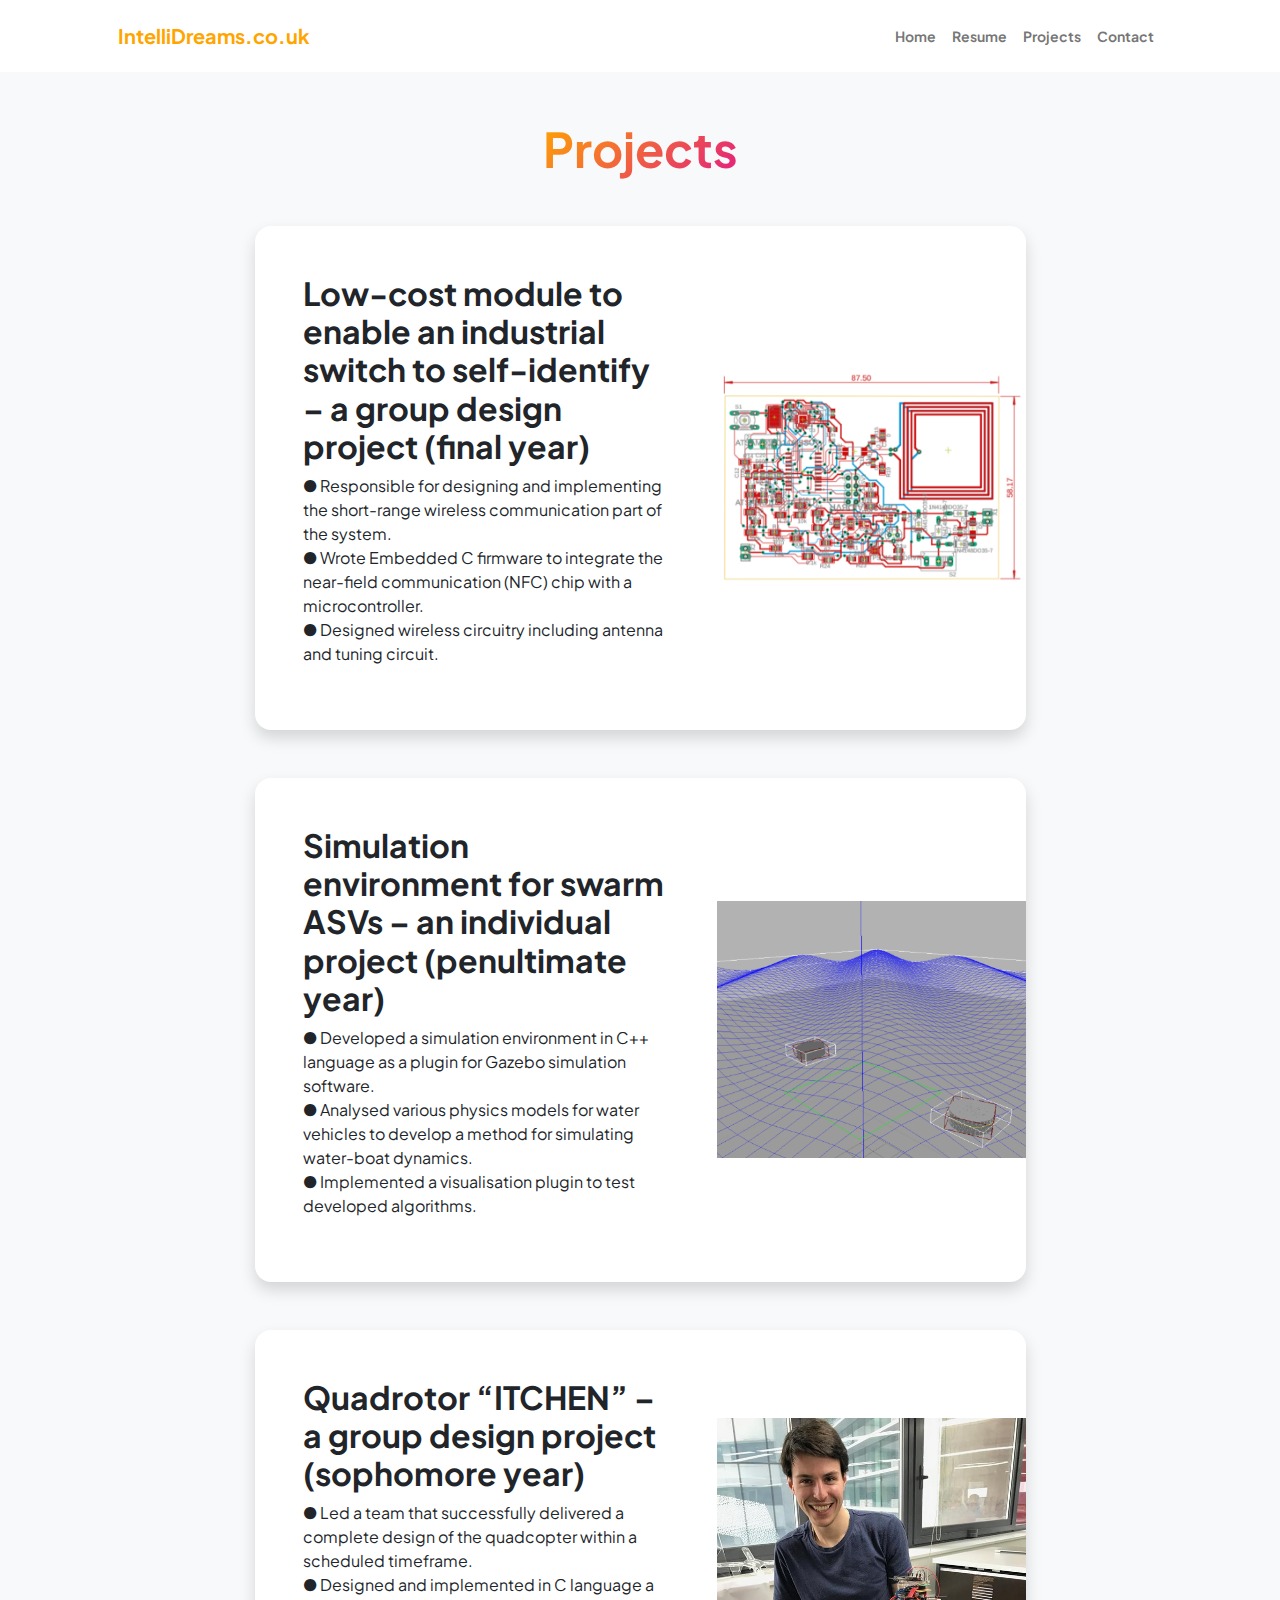
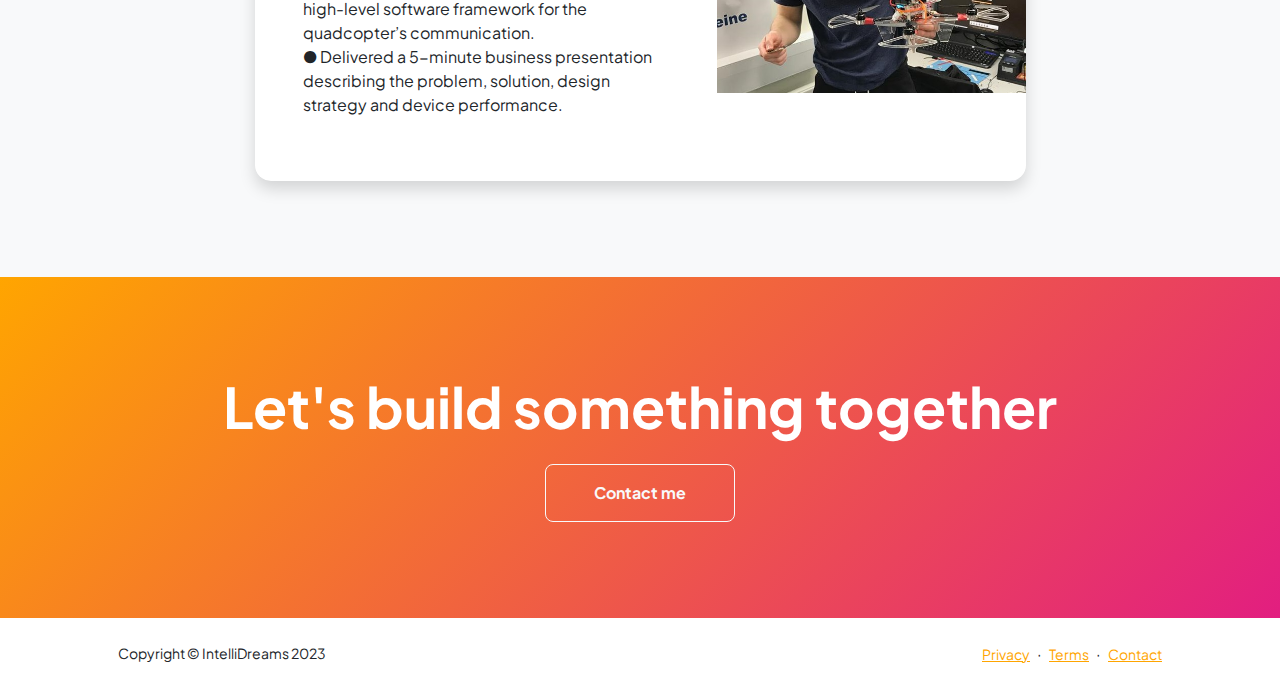
<file: projects.html>
<!DOCTYPE html>
<html lang="en">
    <head>
        <meta charset="utf-8" />
        <meta name="viewport" content="width=device-width, initial-scale=1, shrink-to-fit=no" />
        <meta name="description" content="" />
        <meta name="author" content="" />
        <title>IntelliDreams - Projects</title>
        <!-- Favicon-->
        <link rel="icon" type="image/x-icon" href="assets/favicon.ico" />
        <!-- Custom Google font-->
        <link rel="preconnect" href="https://fonts.googleapis.com" />
        <link rel="preconnect" href="https://fonts.gstatic.com" crossorigin />
        <link href="https://fonts.googleapis.com/css2?family=Plus+Jakarta+Sans:wght@100;200;300;400;500;600;700;800;900&amp;display=swap" rel="stylesheet" />
        <!-- Bootstrap icons-->
        <link href="https://cdn.jsdelivr.net/npm/bootstrap-icons@1.8.1/font/bootstrap-icons.css" rel="stylesheet" />
        <!-- Core theme CSS (includes Bootstrap)-->
        <link href="css/styles.css" rel="stylesheet" />
    </head>
    <body class="d-flex flex-column h-100 bg-light">
        <main class="flex-shrink-0">
            <!-- Navigation-->
            <nav class="navbar navbar-expand-lg navbar-light bg-white py-3">
                <div class="container px-5">
                    <a class="navbar-brand" href="index.html"><span class="fw-bolder text-primary">IntelliDreams.co.uk</span></a>
                    <button class="navbar-toggler" type="button" data-bs-toggle="collapse" data-bs-target="#navbarSupportedContent" aria-controls="navbarSupportedContent" aria-expanded="false" aria-label="Toggle navigation"><span class="navbar-toggler-icon"></span></button>
                    <div class="collapse navbar-collapse" id="navbarSupportedContent">
                        <ul class="navbar-nav ms-auto mb-2 mb-lg-0 small fw-bolder">
                            <li class="nav-item"><a class="nav-link" href="index.html">Home</a></li>
                            <li class="nav-item"><a class="nav-link" href="resume.html">Resume</a></li>
                            <li class="nav-item"><a class="nav-link" href="projects.html">Projects</a></li>
                            <li class="nav-item"><a class="nav-link" href="contact.html">Contact</a></li>
                        </ul>
                    </div>
                </div>
            </nav>
            <!-- Projects Section-->
            <section class="py-5">
                <div class="container px-5 mb-5">
                    <div class="text-center mb-5">
                        <h1 class="display-5 fw-bolder mb-0"><span class="text-gradient d-inline">Projects</span></h1>
                    </div>
                    <div class="row gx-5 justify-content-center">
                        <div class="col-lg-11 col-xl-9 col-xxl-8">
                            <!-- Project Card 1-->
                            <div class="card overflow-hidden shadow rounded-4 border-0 mb-5">
                                <div class="card-body p-0">
                                    <div class="d-flex align-items-center">
                                        <div class="p-5">
                                            <h2 class="fw-bolder">Low-cost module to enable an industrial switch to self-identify – a group design project (final year)</h2>
                                            <p>● Responsible for designing and implementing the short-range wireless communication part of the system.
											<br>● Wrote Embedded C firmware to integrate the near-field communication (NFC) chip with a microcontroller.
											<br>● Designed wireless circuitry including antenna and tuning circuit.</p>
                                        </div>
                                        <img class="img-fluid" src="assets/gdp.PNG" alt="..." />
                                    </div>
                                </div>
                            </div>
                            <!-- Project Card 2-->
                            <div class="card overflow-hidden shadow rounded-4 border-0 mb-5">
                                <div class="card-body p-0">
                                    <div class="d-flex align-items-center">
                                        <div class="p-5">
                                            <h2 class="fw-bolder">Simulation environment for swarm ASVs – an individual project (penultimate year)</h2>
                                            <p>● Developed a simulation environment in C++ language as a plugin for Gazebo simulation software.
											<br>● Analysed various physics models for water vehicles to develop a method for simulating water-boat dynamics.
											<br>● Implemented a visualisation plugin to test developed algorithms.</p>
                                        </div>
                                        <img class="img-fluid" src="assets/asv.png" alt="..." />
                                    </div>
                                </div>
                            </div>
							<!-- Project Card 3-->
                            <div class="card overflow-hidden shadow rounded-4 border-0">
                                <div class="card-body p-0">
                                    <div class="d-flex align-items-center">
                                        <div class="p-5">
                                            <h2 class="fw-bolder">Quadrotor “ITCHEN” – a group design project (sophomore year)</h2>
                                            <p>● Led a team that successfully delivered a complete design of the quadcopter within a scheduled timeframe.
											<br>● Designed and implemented in C language a high-level software framework for the quadcopter’s communication.
											<br>● Delivered a 5-minute business presentation describing the problem, solution, design strategy and device performance.</p>
                                        </div>
                                        <img class="img-fluid" src="assets/drone.jpg" alt="..." />
                                    </div>
                                </div>
                            </div>
                        </div>
                    </div>
                </div>
            </section>
            <!-- Call to action section-->
            <section class="py-5 bg-gradient-primary-to-secondary text-white">
                <div class="container px-5 my-5">
                    <div class="text-center">
                        <h2 class="display-4 fw-bolder mb-4">Let's build something together</h2>
                        <a class="btn btn-outline-light btn-lg px-5 py-3 fs-6 fw-bolder" href="contact.html">Contact me</a>
                    </div>
                </div>
            </section>
        </main>
        <!-- Footer-->
        <footer class="bg-white py-4 mt-auto">
            <div class="container px-5">
                <div class="row align-items-center justify-content-between flex-column flex-sm-row">
                    <div class="col-auto"><div class="small m-0">Copyright &copy; IntelliDreams 2023</div></div>
                    <div class="col-auto">
                        <a class="small" href="#!">Privacy</a>
                        <span class="mx-1">&middot;</span>
                        <a class="small" href="#!">Terms</a>
                        <span class="mx-1">&middot;</span>
                        <a class="small" href="#!">Contact</a>
                    </div>
                </div>
            </div>
        </footer>
        <!-- Bootstrap core JS-->
        <script src="https://cdn.jsdelivr.net/npm/bootstrap@5.2.3/dist/js/bootstrap.bundle.min.js"></script>
        <!-- Core theme JS-->
        
    </body>
</html>
</file>
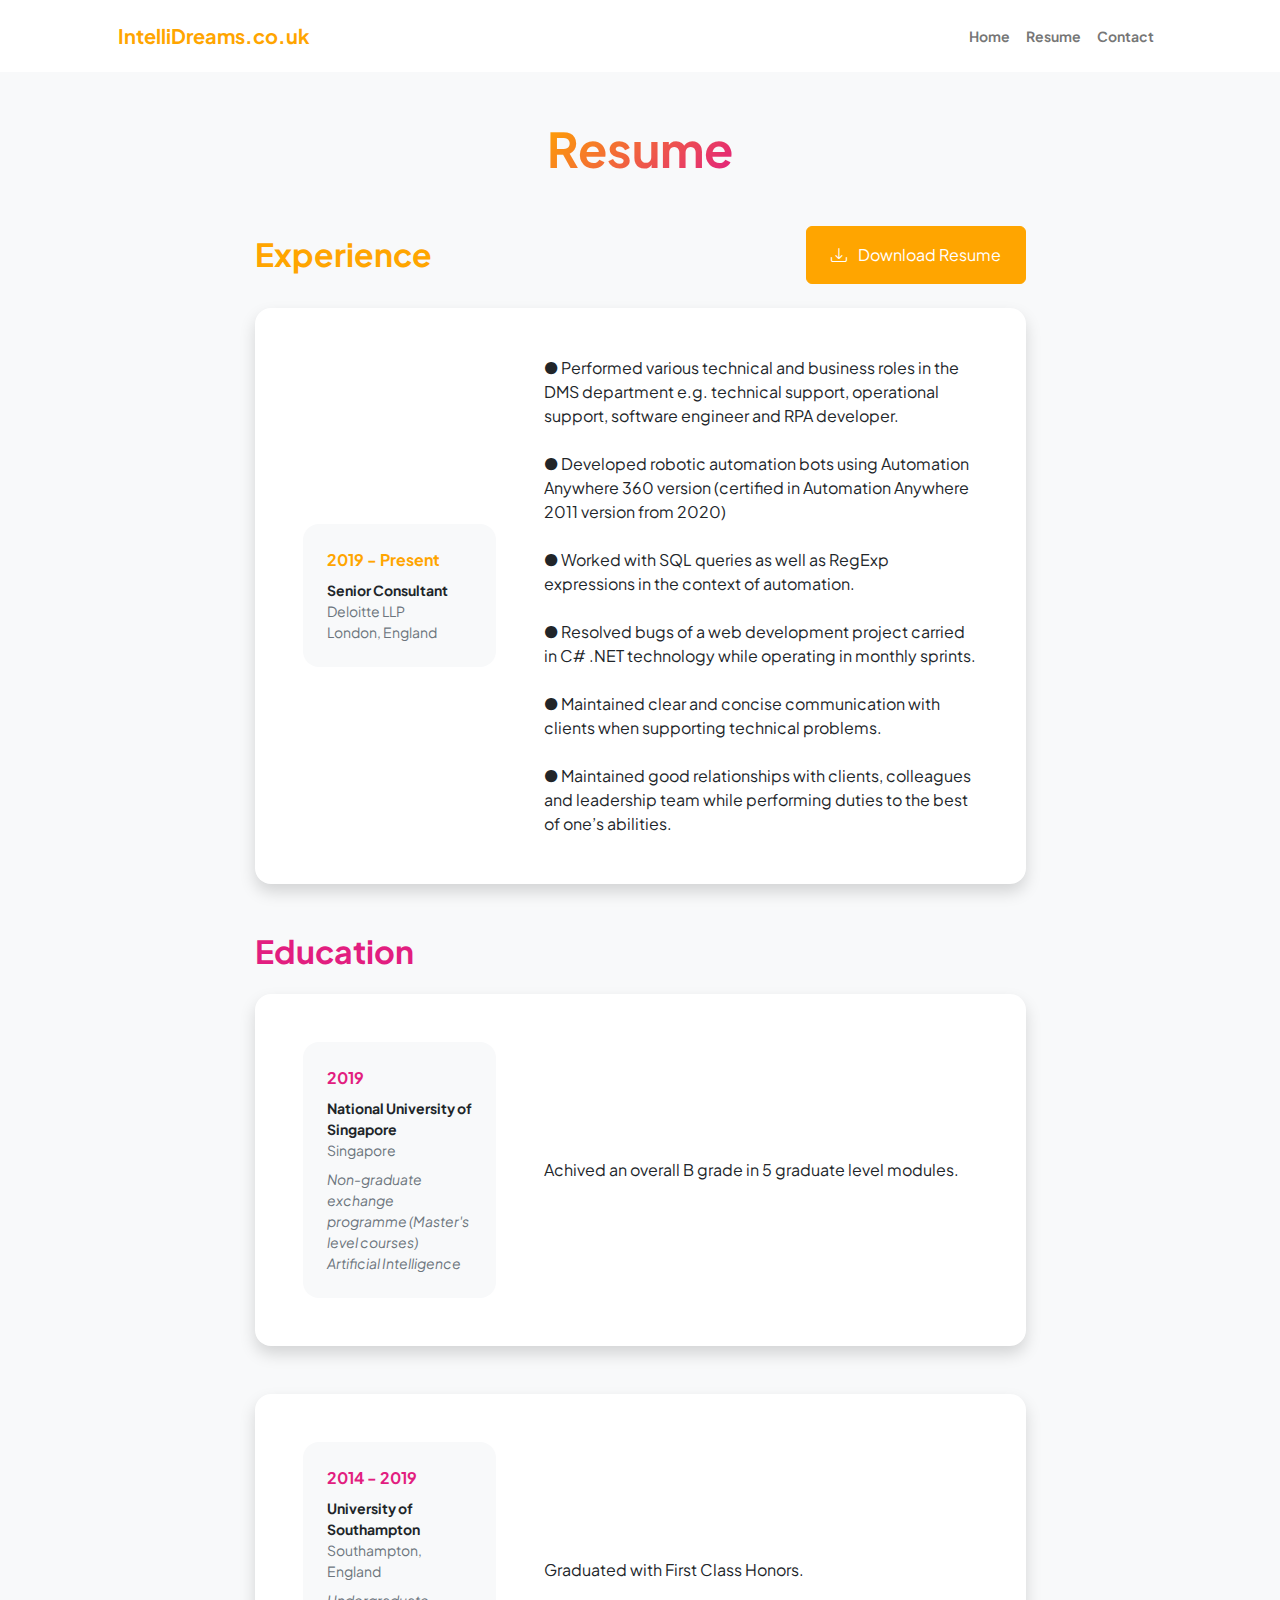
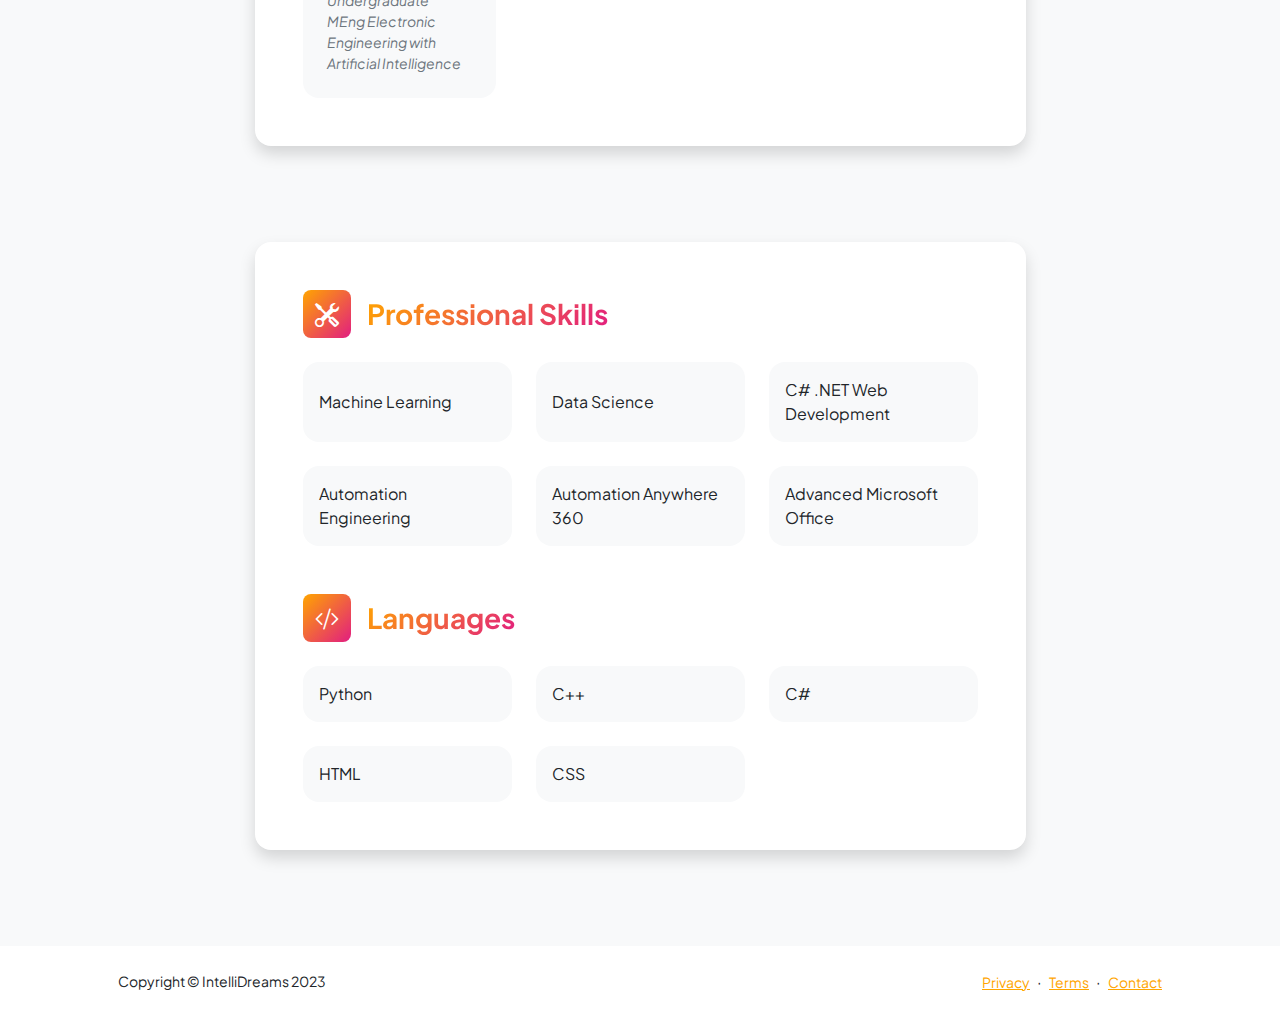
<file: resume.html>
<!DOCTYPE html>
<html lang="en">
    <head>
        <meta charset="utf-8" />
        <meta name="viewport" content="width=device-width, initial-scale=1, shrink-to-fit=no" />
        <meta name="description" content="" />
        <meta name="author" content="" />
        <title>IntelliDreams - Resume</title>
        <!-- Favicon-->
        <link rel="icon" type="image/x-icon" href="assets/favicon.ico" />
        <!-- Custom Google font-->
        <link rel="preconnect" href="https://fonts.googleapis.com" />
        <link rel="preconnect" href="https://fonts.gstatic.com" crossorigin />
        <link href="https://fonts.googleapis.com/css2?family=Plus+Jakarta+Sans:wght@100;200;300;400;500;600;700;800;900&amp;display=swap" rel="stylesheet" />
        <!-- Bootstrap icons-->
        <link href="https://cdn.jsdelivr.net/npm/bootstrap-icons@1.8.1/font/bootstrap-icons.css" rel="stylesheet" />
        <!-- Core theme CSS (includes Bootstrap)-->
        <link href="css/styles.css" rel="stylesheet" />
    </head>
    <body class="d-flex flex-column h-100 bg-light">
        <main class="flex-shrink-0">
            <!-- Navigation-->
            <nav class="navbar navbar-expand-lg navbar-light bg-white py-3">
                <div class="container px-5">
                    <a class="navbar-brand" href="index.html"><span class="fw-bolder text-primary">IntelliDreams.co.uk</span></a>
                    <button class="navbar-toggler" type="button" data-bs-toggle="collapse" data-bs-target="#navbarSupportedContent" aria-controls="navbarSupportedContent" aria-expanded="false" aria-label="Toggle navigation"><span class="navbar-toggler-icon"></span></button>
                    <div class="collapse navbar-collapse" id="navbarSupportedContent">
                        <ul class="navbar-nav ms-auto mb-2 mb-lg-0 small fw-bolder">
                            <li class="nav-item"><a class="nav-link" href="index.html">Home</a></li>
                            <li class="nav-item"><a class="nav-link" href="resume.html">Resume</a></li>
                            <!--<li class="nav-item"><a class="nav-link" href="projects.html">Projects</a></li>-->
                            <li class="nav-item"><a class="nav-link" href="contact.html">Contact</a></li>
                        </ul>
                    </div>
                </div>
            </nav>
            <!-- Page Content-->
            <div class="container px-5 my-5">
                <div class="text-center mb-5">
                    <h1 class="display-5 fw-bolder mb-0"><span class="text-gradient d-inline">Resume</span></h1>
                </div>
                <div class="row gx-5 justify-content-center">
                    <div class="col-lg-11 col-xl-9 col-xxl-8">
                        <!-- Experience Section-->
                        <section>
                            <div class="d-flex align-items-center justify-content-between mb-4">
                                <h2 class="text-primary fw-bolder mb-0">Experience</h2>
                                <!-- Download resume button-->
                                <!-- Note: Set the link href target to a PDF file within your project-->
                                <a class="btn btn-primary px-4 py-3" href="https://github.com/pawelkostek1/uk/blob/main/assets/CV-Pawel-Szymon-Kostkowski-Automation-Updated%20-%201%20page.pdf">
                                    <div class="d-inline-block bi bi-download me-2"></div>
                                    Download Resume
                                </a>
                            </div>
                            <!-- Experience Card 1-->
                            <div class="card shadow border-0 rounded-4 mb-5">
                                <div class="card-body p-5">
                                    <div class="row align-items-center gx-5">
                                        <div class="col text-center text-lg-start mb-4 mb-lg-0">
                                            <div class="bg-light p-4 rounded-4">
                                                <div class="text-primary fw-bolder mb-2">2019 - Present</div>
                                                <div class="small fw-bolder">Senior Consultant</div>
                                                <div class="small text-muted">Deloitte LLP</div>
                                                <div class="small text-muted">London, England</div>
                                            </div>
                                        </div>
                                        <div class="col-lg-8"><div>
										● Performed various technical and business roles in the DMS department e.g. technical support, operational support,
											software engineer and RPA developer.
										<br><br>● Developed robotic automation bots using Automation Anywhere 360 version (certified in Automation Anywhere 2011
											version from 2020)
										<br><br>● Worked with SQL queries as well as RegExp expressions in the context of automation.
										<br><br>● Resolved bugs of a web development project carried in C# .NET technology while operating in monthly sprints.
										<br><br>● Maintained clear and concise communication with clients when supporting technical problems.
										<br><br>● Maintained good relationships with clients, colleagues and leadership team while performing duties to the best of
											one’s abilities.</div></div>
                                    </div>
                                </div>
                            </div>
                            <!-- Experience Card 2-->
							<!--
                            <div class="card shadow border-0 rounded-4 mb-5">
                                <div class="card-body p-5">
                                    <div class="row align-items-center gx-5">
                                        <div class="col text-center text-lg-start mb-4 mb-lg-0">
                                            <div class="bg-light p-4 rounded-4">
                                                <div class="text-primary fw-bolder mb-2">2017 - 2019</div>
                                                <div class="small fw-bolder">SEM Specialist</div>
                                                <div class="small text-muted">Wayne Enterprises</div>
                                                <div class="small text-muted">Gotham City, NY</div>
                                            </div>
                                        </div>
                                        <div class="col-lg-8"><div>Lorem ipsum dolor sit amet consectetur adipisicing elit. Delectus laudantium, voluptatem quis repellendus eaque sit animi illo ipsam amet officiis corporis sed aliquam non voluptate corrupti excepturi maxime porro fuga.</div></div>
                                    </div>
                                </div>
                            </div>
							-->
                        </section>
                        <!-- Education Section-->
                        <section>
                            <h2 class="text-secondary fw-bolder mb-4">Education</h2>
                            <!-- Education Card 1-->
                            <div class="card shadow border-0 rounded-4 mb-5">
                                <div class="card-body p-5">
                                    <div class="row align-items-center gx-5">
                                        <div class="col text-center text-lg-start mb-4 mb-lg-0">
                                            <div class="bg-light p-4 rounded-4">
                                                <div class="text-secondary fw-bolder mb-2">2019</div>
                                                <div class="mb-2">
                                                    <div class="small fw-bolder">National University of Singapore</div>
                                                    <div class="small text-muted">Singapore</div>
                                                </div>
                                                <div class="fst-italic">
                                                    <div class="small text-muted">Non-graduate exchange programme (Master's level courses)</div>
                                                    <div class="small text-muted">Artificial Intelligence</div>
                                                </div>
                                            </div>
                                        </div>
                                        <div class="col-lg-8"><div>Achived an overall B grade in 5 graduate level modules.</div></div>
                                    </div>
                                </div>
                            </div>
                            <!-- Education Card 2-->
                            <div class="card shadow border-0 rounded-4 mb-5">
                                <div class="card-body p-5">
                                    <div class="row align-items-center gx-5">
                                        <div class="col text-center text-lg-start mb-4 mb-lg-0">
                                            <div class="bg-light p-4 rounded-4">
                                                <div class="text-secondary fw-bolder mb-2">2014 - 2019</div>
                                                <div class="mb-2">
                                                    <div class="small fw-bolder">University of Southampton</div>
                                                    <div class="small text-muted">Southampton, England</div>
                                                </div>
                                                <div class="fst-italic">
                                                    <div class="small text-muted">Undergraduate</div>
                                                    <div class="small text-muted">MEng Electronic Engineering with Artificial Intelligence</div>
                                                </div>
                                            </div>
                                        </div>
                                        <div class="col-lg-8"><div>Graduated with First Class Honors.</div></div>
                                    </div>
                                </div>
                            </div>
                        </section>
                        <!-- Divider-->
                        <div class="pb-5"></div>
                        <!-- Skills Section-->
                        <section>
                            <!-- Skillset Card-->
                            <div class="card shadow border-0 rounded-4 mb-5">
                                <div class="card-body p-5">
                                    <!-- Professional skills list-->
                                    <div class="mb-5">
                                        <div class="d-flex align-items-center mb-4">
                                            <div class="feature bg-primary bg-gradient-primary-to-secondary text-white rounded-3 me-3"><i class="bi bi-tools"></i></div>
                                            <h3 class="fw-bolder mb-0"><span class="text-gradient d-inline">Professional Skills</span></h3>
                                        </div>
                                        <div class="row row-cols-1 row-cols-md-3 mb-4">
                                            <div class="col mb-4 mb-md-0"><div class="d-flex align-items-center bg-light rounded-4 p-3 h-100">Machine Learning</div></div>
                                            <div class="col mb-4 mb-md-0"><div class="d-flex align-items-center bg-light rounded-4 p-3 h-100">Data Science</div></div>
                                            <div class="col"><div class="d-flex align-items-center bg-light rounded-4 p-3 h-100">C# .NET Web Development</div></div>
                                        </div>
                                        <div class="row row-cols-1 row-cols-md-3">
                                            <div class="col mb-4 mb-md-0"><div class="d-flex align-items-center bg-light rounded-4 p-3 h-100">Automation Engineering</div></div>
                                            <div class="col mb-4 mb-md-0"><div class="d-flex align-items-center bg-light rounded-4 p-3 h-100">Automation Anywhere 360</div></div>
                                            <div class="col"><div class="d-flex align-items-center bg-light rounded-4 p-3 h-100">Advanced Microsoft Office</div></div>
                                        </div>
                                    </div>
                                    <!-- Languages list-->
                                    <div class="mb-0">
                                        <div class="d-flex align-items-center mb-4">
                                            <div class="feature bg-primary bg-gradient-primary-to-secondary text-white rounded-3 me-3"><i class="bi bi-code-slash"></i></div>
                                            <h3 class="fw-bolder mb-0"><span class="text-gradient d-inline">Languages</span></h3>
                                        </div>
                                        <div class="row row-cols-1 row-cols-md-3 mb-4">
                                            <div class="col mb-4 mb-md-0"><div class="d-flex align-items-center bg-light rounded-4 p-3 h-100">Python</div></div>
                                            <div class="col mb-4 mb-md-0"><div class="d-flex align-items-center bg-light rounded-4 p-3 h-100">C++</div></div>
                                            <div class="col"><div class="d-flex align-items-center bg-light rounded-4 p-3 h-100">C#</div></div>
                                        </div>
                                        <div class="row row-cols-1 row-cols-md-3">
                                            <div class="col mb-4 mb-md-0"><div class="d-flex align-items-center bg-light rounded-4 p-3 h-100">HTML</div></div>
                                            <div class="col mb-4 mb-md-0"><div class="d-flex align-items-center bg-light rounded-4 p-3 h-100">CSS</div></div>
                                         
                                        </div>
                                    </div>
                                </div>
                            </div>
                        </section>
                    </div>
                </div>
            </div>
        </main>
        <!-- Footer-->
        <footer class="bg-white py-4 mt-auto">
            <div class="container px-5">
                <div class="row align-items-center justify-content-between flex-column flex-sm-row">
                    <div class="col-auto"><div class="small m-0">Copyright &copy; IntelliDreams 2023</div></div>
                    <div class="col-auto">
                        <a class="small" href="#!">Privacy</a>
                        <span class="mx-1">&middot;</span>
                        <a class="small" href="#!">Terms</a>
                        <span class="mx-1">&middot;</span>
                        <a class="small" href="contact.html">Contact</a>
                    </div>
                </div>
            </div>
        </footer>
        <!-- Bootstrap core JS-->
        <script src="https://cdn.jsdelivr.net/npm/bootstrap@5.2.3/dist/js/bootstrap.bundle.min.js"></script>
        <!-- Core theme JS-->
        <script src="js/scripts.js"></script>
    </body>
</html>
</file>
